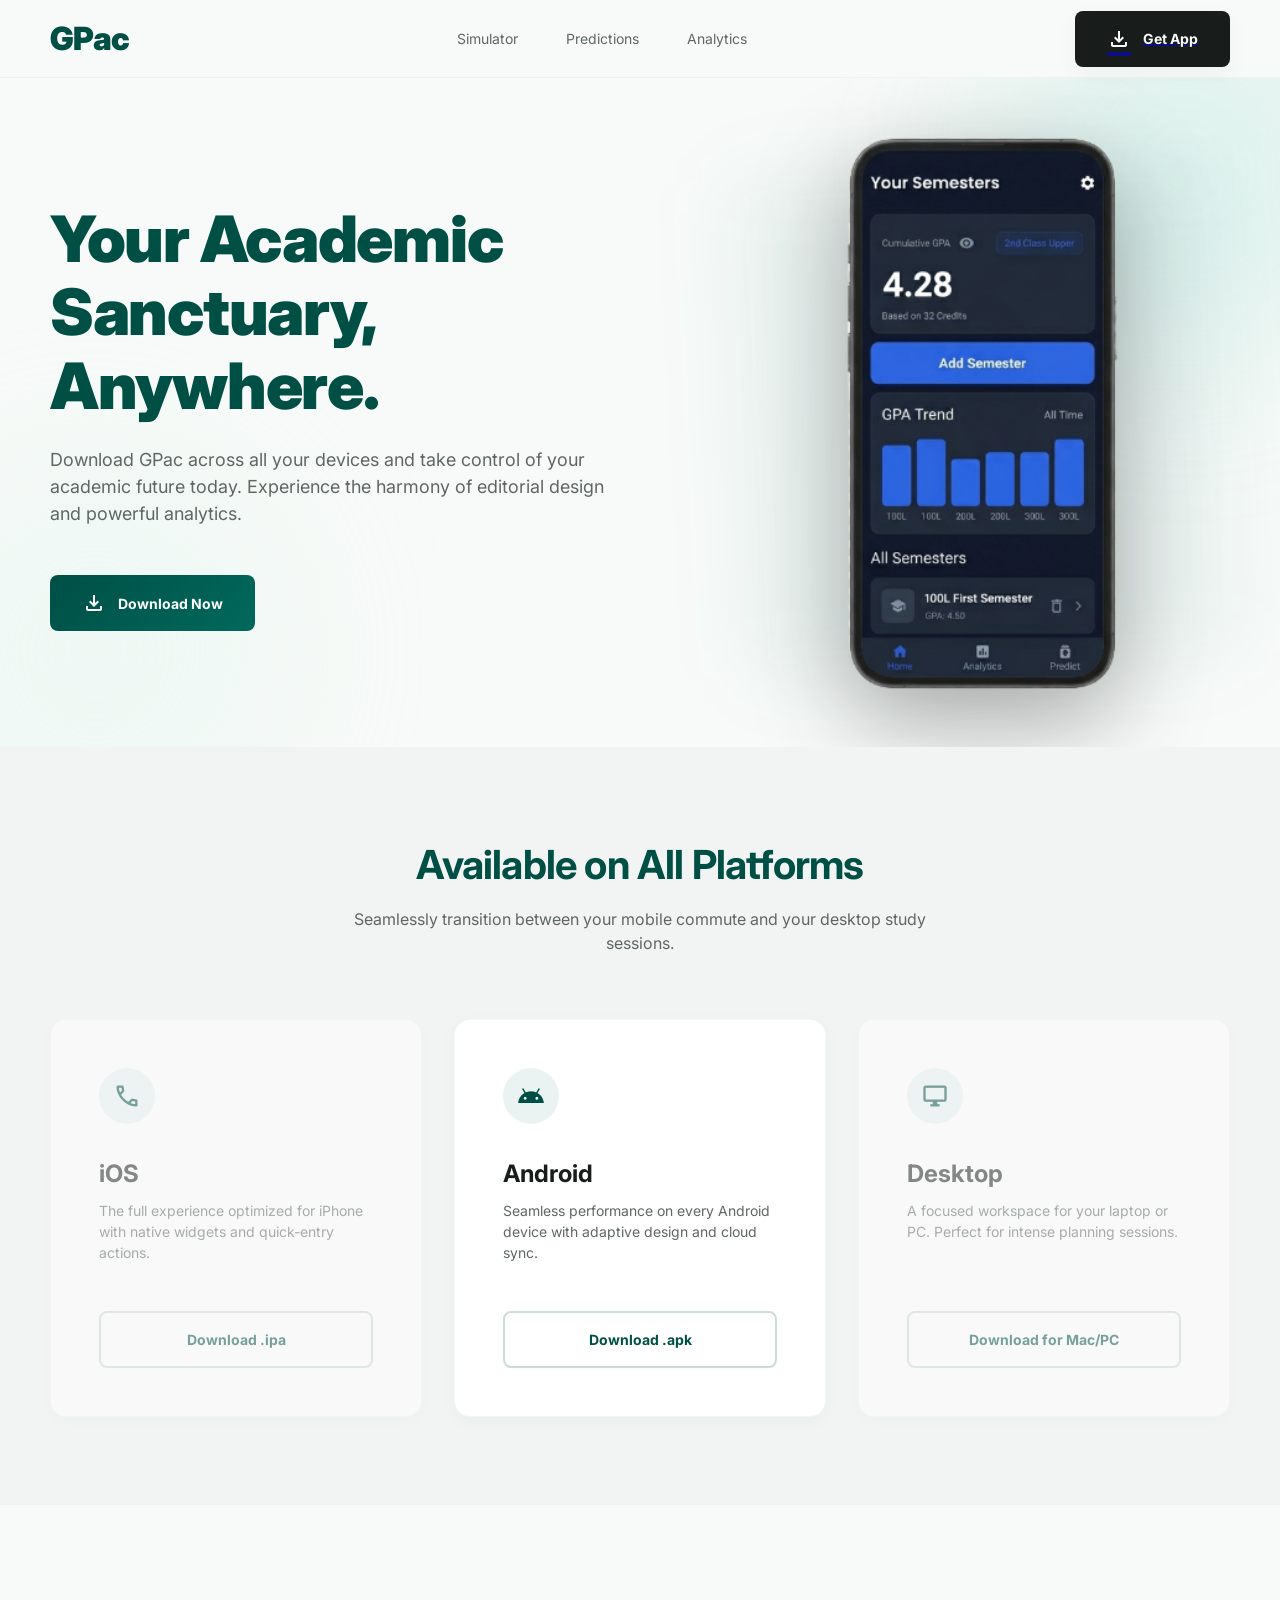
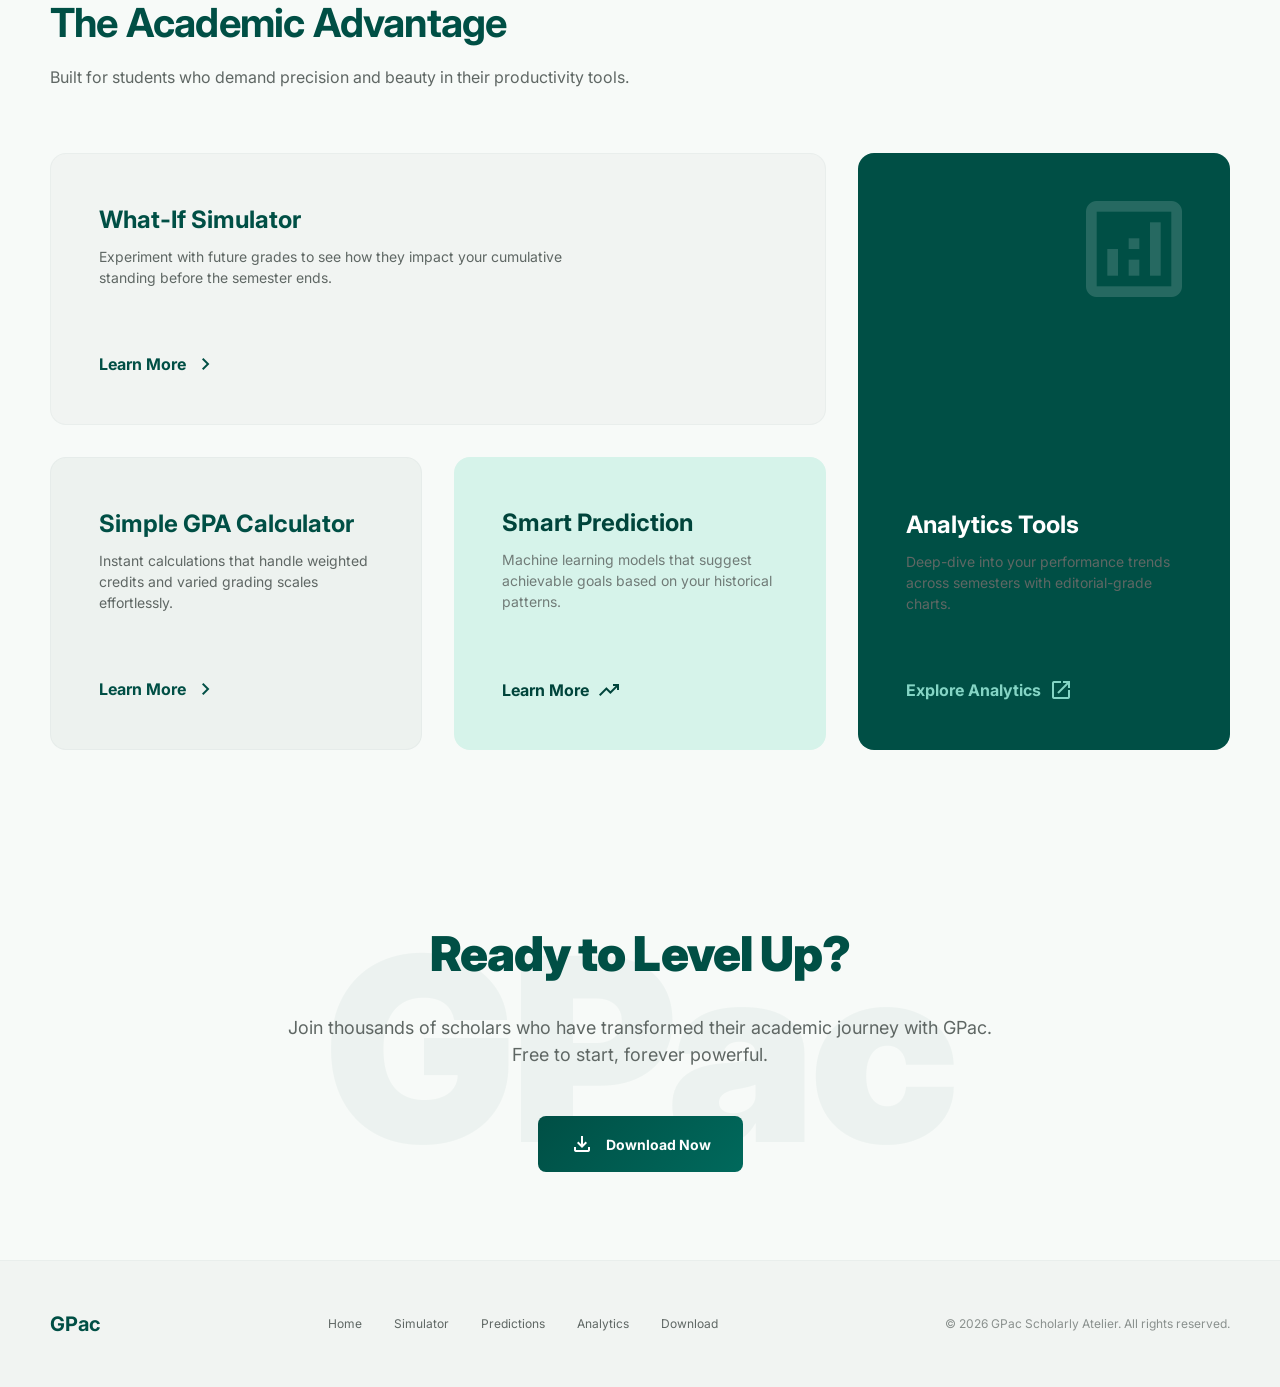
<file: index.html>
<!DOCTYPE html>
<html lang="en">

<head>
    <meta charset="utf-8" />
    <meta content="width=device-width, initial-scale=1.0" name="viewport" />
    <title>Download GPac | Your Academic Sanctuary</title>

    <!-- External Google Fonts -->
    <link href="https://fonts.googleapis.com/css2?family=Inter:wght@100..900&display=swap" rel="stylesheet" />
    <link href="https://fonts.googleapis.com/css2?family=Material+Symbols+Outlined:wght,FILL@100..700,0..1&display=swap"
        rel="stylesheet" />

    <!-- Stylesheets -->
    <link rel="stylesheet" href="./styles/global.css" />
    <link rel="stylesheet" href="./styles/style.css" />

    <style>
        .material-symbols-outlined {
            font-variation-settings: 'FILL' 0, 'wght' 400, 'GRAD' 0, 'opsz' 24;
        }
    </style>
</head>

<body>

    <!-- Top Navigation Bar -->
    <gpac-header active=""></gpac-header>

    <main>
        <!-- Hero Section -->
        <section class="hero-section">
            <div class="hero-container container">
                <div class="hero-content">
                    <h1 class="hero-title">
                        Your Academic Sanctuary, Anywhere.
                    </h1>
                    <p class="hero-desc">
                        Download GPac across all your devices and take control of your academic future today. Experience
                        the harmony of editorial design and powerful analytics.
                    </p>
                    <div class="hero-actions">
                       <a href="download.html">
                            <button class="btn btn-primary">
                                <span class="material-symbols-outlined">download</span>
                                Download Now
                            </button>
                        </a>
                    </div>
                </div>

                <div class="hero-media">
                    <div class="hero-bg-blur"></div>
                    <img class="hero-image"
                        alt="Smartphone and laptop mockup presenting the GPac editorial data interface"
                        src="./images/phone_mockup.png" />
                </div>
            </div>

            <!-- Atmospheric Blur Details -->
            <div class="glow-spot glow-top-right"></div>
            <div class="glow-spot glow-bottom-left"></div>
        </section>

        <!-- Platform Grid Section -->
        <section class="platforms-section">
            <div class="container">
                <div class="section-header">
                    <h2 class="section-title">Available on All Platforms</h2>
                    <p class="section-subtitle">Seamlessly transition between your mobile commute and your desktop study
                        sessions.</p>
                </div>

                <div class="platforms-grid">
                    <!-- iOS Card -->
                    <article class="platform-card disabled">
                        <div class="card-icon-container">
                            <span class="material-symbols-outlined">phone</span>
                        </div>
                        <h3 class="card-title">iOS</h3>
                        <p class="card-desc">The full experience optimized for iPhone with native widgets and
                            quick-entry actions.</p>
                        <a href="download.html#platforms" class="btn btn-outline card-btn">Download .ipa</a>
                    </article>

                    <!-- Android Card -->
                    <article class="platform-card">
                        <div class="card-icon-container">
                            <span class="material-symbols-outlined">android</span>
                        </div>
                        <h3 class="card-title">Android</h3>
                        <p class="card-desc">Seamless performance on every Android device with adaptive design and cloud
                            sync.</p>
                        <a href="download.html#platforms" class="btn btn-outline card-btn">Download .apk</a>
                    </article>

                    <!-- Desktop Card -->
                    <article class="platform-card disabled">
                        <div class="card-icon-container">
                            <span class="material-symbols-outlined">desktop_windows</span>
                        </div>
                        <h3 class="card-title">Desktop</h3>
                        <p class="card-desc">A focused workspace for your laptop or PC. Perfect for intense planning
                            sessions.</p>
                        <a href="download.html#platforms" class="btn btn-outline card-btn">Download for Mac/PC</a>
                    </article>
                </div>
            </div>
        </section>

        <!-- Feature Bento Grid Section -->
        <section class="bento-section">
            <div class="container">
                <div class="bento-header">
                    <div>
                        <h2 class="section-title">The Academic Advantage</h2>
                        <p class="section-subtitle">Built for students who demand precision and beauty in their
                            productivity tools.</p>
                    </div>
                </div>

                <div class="bento-grid">
                    <!-- What-If Simulator Card -->
                    <div class="bento-card card-simulator">
                        <div>
                            <h4>What-If Simulator</h4>
                            <p class="card-desc">Experiment with future grades to see how they impact your cumulative
                                standing before the semester ends.</p>
                        </div>
                        <a class="bento-link" href="simulator.html">
                            Learn More <span class="material-symbols-outlined">chevron_right</span>
                        </a>
                    </div>

                    <!-- Analytics Tools Card -->
                    <div class="bento-card card-analytics">
                        <div class="card-analytics-icon">
                            <span class="material-symbols-outlined">analytics</span>
                        </div>
                        <div>
                            <h4>Analytics Tools</h4>
                            <p class="card-desc">Deep-dive into your performance trends across semesters with
                                editorial-grade charts.</p>
                        </div>
                        <a class="bento-link" href="analytics.html">
                            Explore Analytics <span class="material-symbols-outlined">open_in_new</span>
                        </a>
                    </div>

                    <!-- GPA Calculator Card -->
                    <div class="bento-card card-gpa">
                        <div>
                            <h4>Simple GPA Calculator</h4>
                            <p class="card-desc">Instant calculations that handle weighted credits and varied grading
                                scales effortlessly.</p>
                        </div>
                        <a class="bento-link" href="gpa-calculator.html">
                            Learn More <span class="material-symbols-outlined">chevron_right</span>
                        </a>
                    </div>

                    <!-- Smart Prediction Card -->
                    <div class="bento-card card-prediction">
                        <div>
                            <h4>Smart Prediction</h4>
                            <p class="card-desc">Machine learning models that suggest achievable goals based on your
                                historical patterns.</p>
                        </div>
                        <a class="bento-link" href="predictions.html">
                            Learn More <span class="material-symbols-outlined">trending_up</span>
                        </a>
                    </div>
                </div>
            </div>
        </section>

        <!-- Final Call to Action -->
        <section class="cta-section">
            <div class="cta-content container">
                <h2 class="cta-title">Ready to Level Up?</h2>
                <p class="cta-desc">
                    Join thousands of scholars who have transformed their academic journey with GPac. Free to start,
                    forever powerful.
                </p>
                <a href="download.html">
                    <button class="btn btn-primary">
                        <span class="material-symbols-outlined">download</span>
                        Download Now
                    </button>
                </a>
            </div>
            <!-- Giant Brand Watermark -->
            <div class="cta-watermark">GPac</div>
        </section>
    </main>

    <gpac-footer></gpac-footer>

    <!-- Footer -->
    <script src="footer.js" defer></script>
    <script src="header.js"></script>
    <script src="analytics-tracker.js" defer></script>
    <script src="scrollAnim.js"></script>
</body>

</html>
</file>
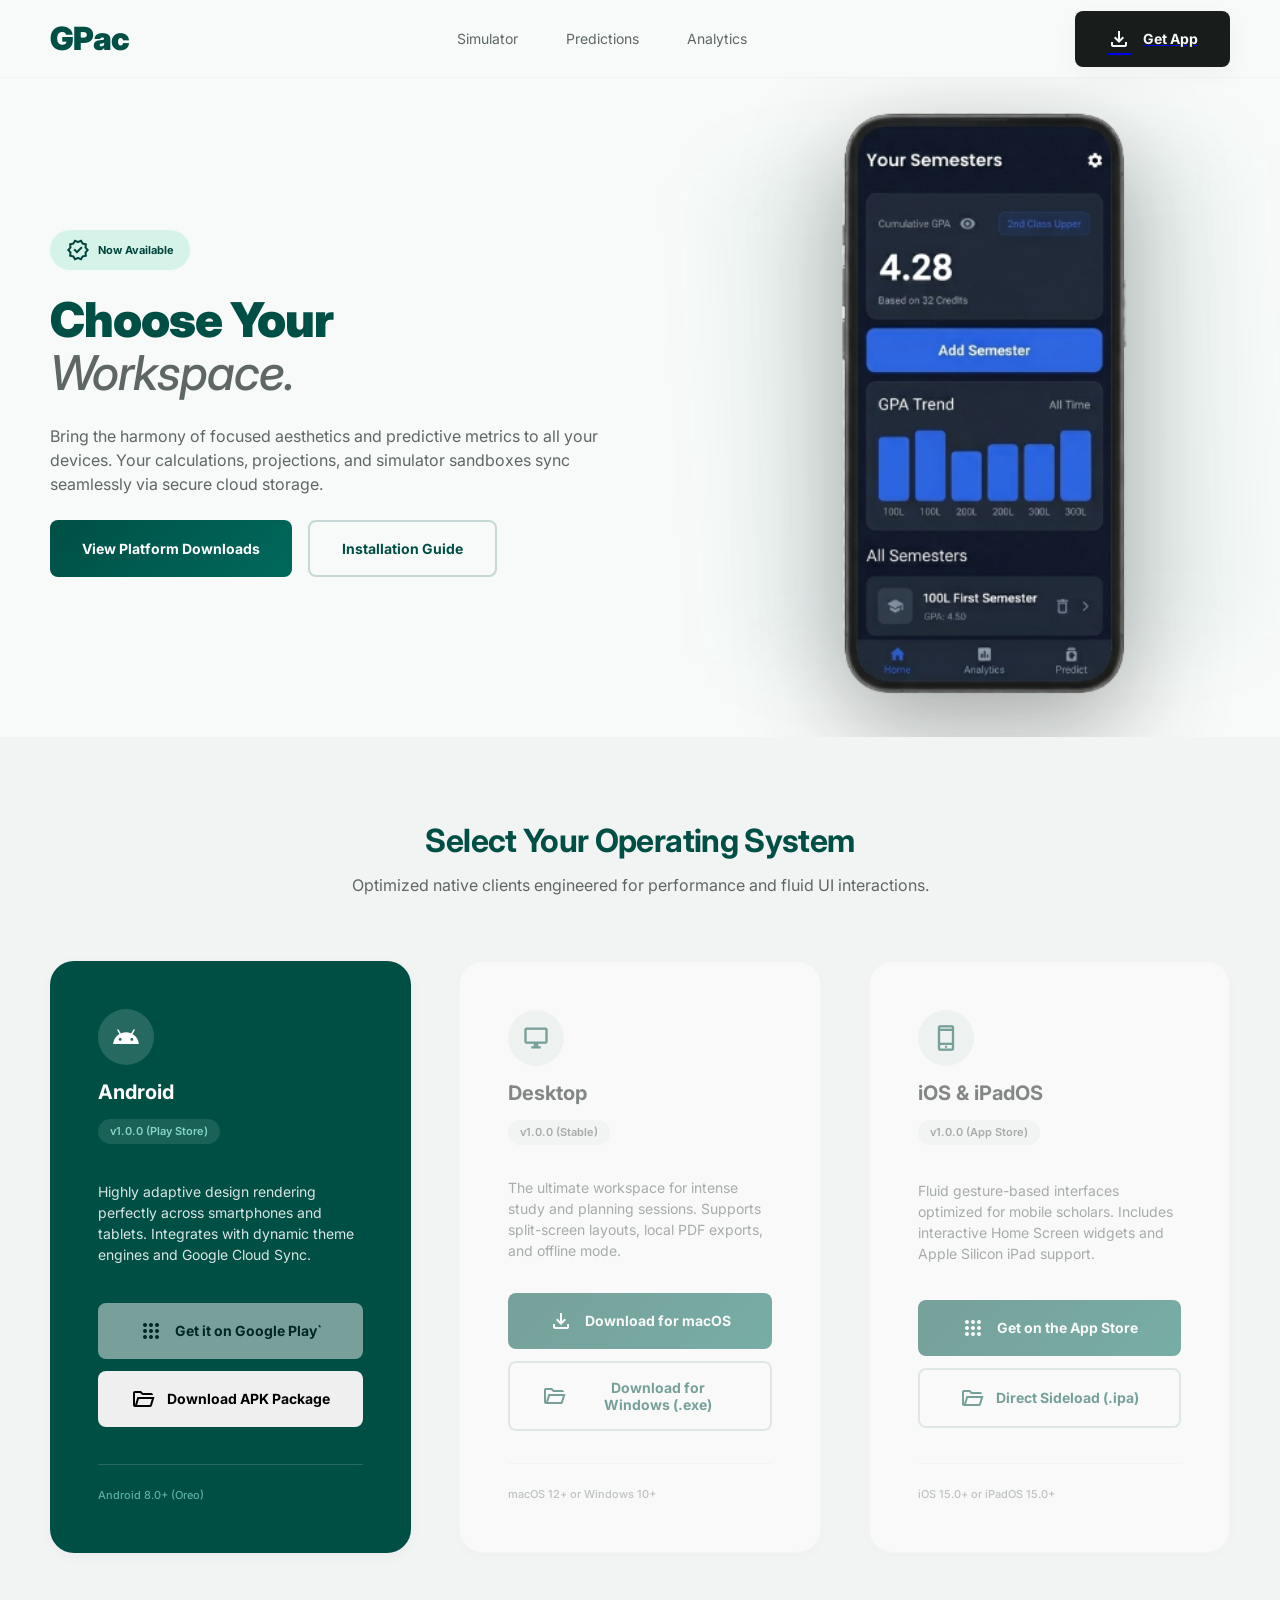
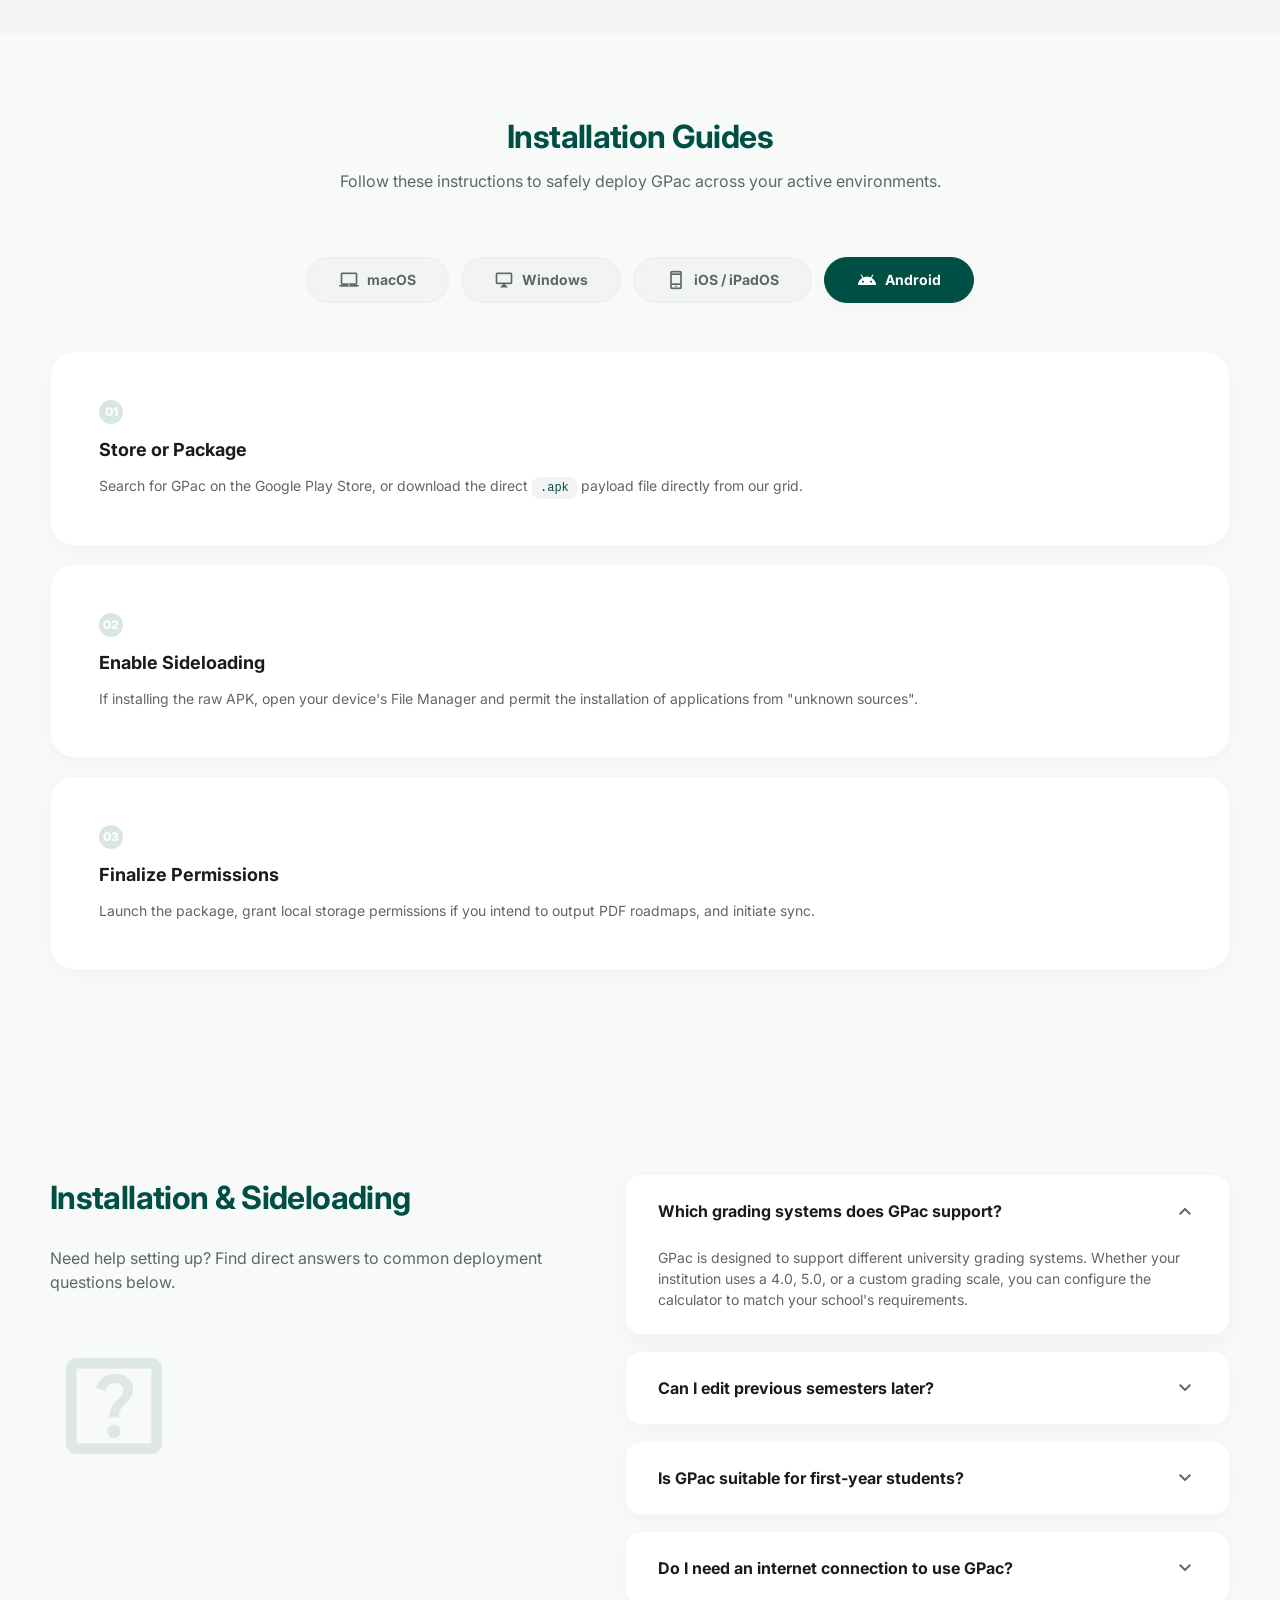
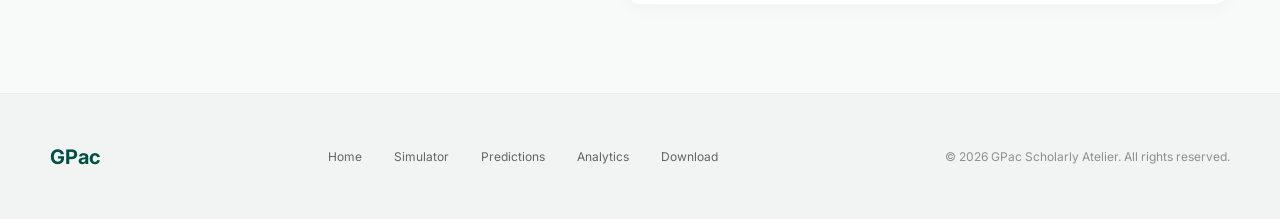
<file: download.html>
<!DOCTYPE html>
<html lang="en">

<head>
    <meta charset="utf-8" />
    <meta content="width=device-width, initial-scale=1.0" name="viewport" />
    <title>Download GPac | Your Academic Sanctuary</title>

    <!-- Google Fonts & Icons -->
    <link href="https://fonts.googleapis.com/css2?family=Inter:wght@100..900&display=swap" rel="stylesheet" />
    <link href="https://fonts.googleapis.com/css2?family=Material+Symbols+Outlined:wght,FILL@100..700,0..1&display=swap"
        rel="stylesheet" />

    <!-- Stylesheets -->
    <link rel="stylesheet" href="./styles/global.css" />
    <link rel="stylesheet" href="./styles/download.css" />

    <style>
        .material-symbols-outlined {
            font-variation-settings: 'FILL' 0, 'wght' 400, 'GRAD' 0, 'opsz' 24;
        }
    </style>
</head>

<body>

    <gpac-header></gpac-header>

    <main>
        <!-- Hero Section -->
        <section class="hero-section">
            <div class="container hero-grid">
                <!-- Left: Headline and Description -->
                <div class="hero-content">
                    <span class="badge-pill">
                        <span class="material-symbols-outlined">new_releases</span>
                        Now Available</span>
                    <h1 class="hero-title">
                        Choose Your <br /><span class="title-accent">Workspace.</span>
                    </h1>
                    <p class="hero-desc">
                        Bring the harmony of focused aesthetics and predictive metrics to all your devices. Your
                        calculations, projections, and simulator sandboxes sync seamlessly via secure cloud storage.
                    </p>
                    <div class="hero-actions">
                        <!-- 1. Added id="primary-download-btn" for dynamic targeting -->
                        <a href="#platforms" id="primary-download-btn" class="btn btn-primary btn-lg">View Platform
                            Downloads</a>
                        <a href="#guide" class="btn btn-outline btn-lg">Installation Guide</a>
                    </div>

                    <!-- 2. ADDED: Native Trust Disclaimer (Hidden by default, shown only on Android) -->
                    <div id="android-trust-disclaimer"
                        style="display: none; margin-top: 20px; font-size: 12px; line-height: 1.6; opacity: 0.95;">
                        <p style="color: var(--on-surface-variant); margin: 0 0 6px 0; display: flex; align-items: center;">
                            🛡️ <a href="https://www.virustotal.com/gui/file/6a4c7518dd04f779931965ad/detection"
                                target="_blank"
                                style="color: var(--primary); text-decoration: underline; font-weight: 600; margin-left: 6px;">
                                Verified 100% clean by VirusTotal (0/70 Detections)
                            </a>
                        </p>
                        <p style="color: #718096; margin: 0; font-size: 11px;">
                            <em>Note: Android Chrome will show a standard "File may be harmful" warning. This is normal.
                                Tap <strong>"Download anyway"</strong> to proceed safely.</em>
                        </p>
                    </div>
                </div>

                <!-- Right: High-Fidelity Device Stack Representation -->
                <div class="hero-media">
                    <div class="hero-bg-blur"></div>
                    <img class="hero-image"
                        alt="Smartphone and laptop mockup presenting the GPac editorial data interface"
                        src="./images/phone_mockup.png" />
                </div>
            </div>
        </section>

        <!-- Platform Grid Section -->
        <section class="platforms-section" id="platforms">
            <div class="container">
                <div class="section-header">
                    <h2 class="section-title">Select Your Operating System</h2>
                    <p class="section-subtitle">Optimized native clients engineered for performance and fluid UI
                        interactions.</p>
                </div>

                <div class="platforms-grid">

                    <!-- Android App -->
                    <article class="platform-card card-featured">
                        <div class="card-top">
                            <div class="icon-container">
                                <span class="material-symbols-outlined">android</span>
                            </div>
                            <h3 class="card-title">Android</h3>
                            <span class="card-version">v1.0.0 (Play Store)</span>
                        </div>
                        <p class="card-desc">Highly adaptive design rendering perfectly across smartphones and tablets.
                            Integrates with dynamic theme engines and Google Cloud Sync.</p>
                        <div class="card-actions">
                            <a href="#" target="_blank" class="disabled">
                                <button class="btn btn-link-white card-btn ">
                                    <span class="material-symbols-outlined">apps</span>
                                    Get it on Google Play`
                                </button>
                            </a>
                            <a href="./files/GPAc.apk">
                                <button class="btn btn-link-white card-btn">
                                    <span class="material-symbols-outlined">folder_open</span>
                                    Download APK Package
                                </button>
                            </a>
                        </div>
                        <div class="card-footer">
                            <span class="requirement-tag">Android 8.0+ (Oreo)</span>
                        </div>
                    </article>

                    <!-- Desktop Client -->
                    <article class="platform-card disabled">
                        <div class="card-top">
                            <div class="icon-container">
                                <span class="material-symbols-outlined">desktop_windows</span>
                            </div>
                            <h3 class="card-title">Desktop</h3>
                            <span class="card-version">v1.0.0 (Stable)</span>
                        </div>
                        <p class="card-desc">The ultimate workspace for intense study and planning sessions. Supports
                            split-screen layouts, local PDF exports, and offline mode.</p>
                        <div class="card-actions">
                            <button class="btn btn-primary card-btn">
                                <span class="material-symbols-outlined">download</span>
                                Download for macOS
                            </button>
                            <button class="btn btn-outline card-btn">
                                <span class="material-symbols-outlined">folder_open</span>
                                Download for Windows (.exe)
                            </button>
                        </div>
                        <div class="card-footer">
                            <span class="requirement-tag">macOS 12+ or Windows 10+</span>
                        </div>
                    </article>

                    <!-- iOS App -->
                    <article class="platform-card disabled">
                        <div class="card-top">
                            <div class="icon-container">
                                <span class="material-symbols-outlined">phone_iphone</span>
                            </div>
                            <h3 class="card-title">iOS & iPadOS</h3>
                            <span class="card-version">v1.0.0 (App Store)</span>
                        </div>
                        <p class="card-desc">Fluid gesture-based interfaces optimized for mobile scholars. Includes
                            interactive Home Screen widgets and Apple Silicon iPad support.</p>
                        <div class="card-actions">
                            <button class="btn btn-primary card-btn">
                                <span class="material-symbols-outlined">apps</span>
                                Get on the App Store
                            </button>
                            <button class="btn btn-outline card-btn">
                                <span class="material-symbols-outlined">folder_open</span>
                                Direct Sideload (.ipa)
                            </button>
                        </div>
                        <div class="card-footer">
                            <span class="requirement-tag">iOS 15.0+ or iPadOS 15.0+</span>
                        </div>
                    </article>
                </div>
            </div>
        </section>

        <!-- Interactive Installation Guide Section -->
        <section class="install-guide-section" id="guide">
            <div class="container">
                <div class="section-header">
                    <h2 class="section-title">Installation Guides</h2>
                    <p class="section-subtitle">Follow these instructions to safely deploy GPac across your active
                        environments.</p>
                </div>

                <!-- Platform Tabs -->
                <div class="tab-navbar">
                    <button class="tab-btn " onclick="switchInstallTab(event, 'tab-macos')">
                        <span class="material-symbols-outlined">laptop_mac</span> macOS
                    </button>
                    <button class="tab-btn" onclick="switchInstallTab(event, 'tab-windows')">
                        <span class="material-symbols-outlined">desktop_windows</span> Windows
                    </button>
                    <button class="tab-btn" onclick="switchInstallTab(event, 'tab-ios')">
                        <span class="material-symbols-outlined">phone_iphone</span> iOS / iPadOS
                    </button>
                    <button class="tab-btn active" onclick="switchInstallTab(event, 'tab-android')">
                        <span class="material-symbols-outlined">android</span> Android
                    </button>
                </div>

                <!-- Tab Contents -->
                <div class="tab-viewport">

                    <!-- macOS Tab -->
                    <div id="tab-macos" class="tab-panel ">
                        <div class="step-list">
                            <div class="step-card">
                                <div class="step-number">01</div>
                                <h4 class="step-title">Download the Installer</h4>
                                <p class="step-desc">Click the direct download button for macOS in the platform grid to
                                    retrieve the official <code>.dmg</code> package.</p>
                            </div>
                            <div class="step-card">
                                <div class="step-number">02</div>
                                <h4 class="step-title">Deploy to Applications</h4>
                                <p class="step-desc">Double-click the downloaded <code>.dmg</code> file, then drag the
                                    GPac icon directly into your <code>Applications</code> folder.</p>
                            </div>
                            <div class="step-card">
                                <div class="step-number">03</div>
                                <h4 class="step-title">Initialize and Trust</h4>
                                <p class="step-desc">Open Launchpad, select GPac, and authenticate. If prompted by
                                    Gatekeeper, allow the launch in your System Settings under Privacy & Security.</p>
                            </div>
                        </div>
                    </div>

                    <!-- Windows Tab -->
                    <div id="tab-windows" class="tab-panel">
                        <div class="step-list">
                            <div class="step-card">
                                <div class="step-number">01</div>
                                <h4 class="step-title">Retrieve Installer</h4>
                                <p class="step-desc">Select the Windows download link to save the installer executable
                                    (<code>.exe</code>) to your desktop directory.</p>
                            </div>
                            <div class="step-card">
                                <div class="step-number">02</div>
                                <h4 class="step-title">Run Setup Wizard</h4>
                                <p class="step-desc">Run the <code>gpac-setup.exe</code> file. Accept the terms and
                                    follow the system wizard to configure local file locations.</p>
                            </div>
                            <div class="step-card">
                                <div class="step-number">03</div>
                                <h4 class="step-title">Configure Sync</h4>
                                <p class="step-desc">Open the application, set up your desktop shortcut, and sign in to
                                    connect your active workspace databases.</p>
                            </div>
                        </div>
                    </div>

                    <!-- iOS Tab -->
                    <div id="tab-ios" class="tab-panel">
                        <div class="step-list">
                            <div class="step-card">
                                <div class="step-number">01</div>
                                <h4 class="step-title">Store Installation</h4>
                                <p class="step-desc">Navigate directly to our official App Store product page to install
                                    GPac with a single tap, OR:</p>
                            </div>
                            <div class="step-card">
                                <div class="step-number">02</div>
                                <h4 class="step-title">Manual Sideload</h4>
                                <p class="step-desc">Download the signed <code>.ipa</code> package and deploy it via
                                    trusted sideloading tools like AltStore or Sideloadly using your computer.</p>
                            </div>
                            <div class="step-card">
                                <div class="step-number">03</div>
                                <h4 class="step-title">Trust Profile</h4>
                                <p class="step-desc">If sideloading, navigate to
                                    <code>Settings > General > VPN & Device Management</code> on your iOS device, and
                                    trust your Apple ID profile.
                                </p>
                            </div>
                        </div>
                    </div>

                    <!-- Android Tab -->
                    <div id="tab-android" class="tab-panel active">
                        <div class="step-list">
                            <div class="step-card">
                                <div class="step-number">01</div>
                                <h4 class="step-title">Store or Package</h4>
                                <p class="step-desc">Search for GPac on the Google Play Store, or download the direct
                                    <code>.apk</code> payload file directly from our grid.
                                </p>
                            </div>
                            <div class="step-card">
                                <div class="step-number">02</div>
                                <h4 class="step-title">Enable Sideloading</h4>
                                <p class="step-desc">If installing the raw APK, open your device's File Manager and
                                    permit the installation of applications from "unknown sources".</p>
                            </div>
                            <div class="step-card">
                                <div class="step-number">03</div>
                                <h4 class="step-title">Finalize Permissions</h4>
                                <p class="step-desc">Launch the package, grant local storage permissions if you intend
                                    to output PDF roadmaps, and initiate sync.</p>
                            </div>
                        </div>
                    </div>

                </div>
            </div>
        </section>



        <!-- Sideloading & FAQ Guide Section -->
        <section class="guide-section" id="faq">
            <div class="container guide-grid">
                <!-- Left: Guide Heading -->
                <div class="guide-header">
                    <h2 class="section-title">Installation & Sideloading</h2>
                    <p class="section-subtitle">Need help setting up? Find direct answers to common deployment questions
                        below.</p>
                    <div class="guide-illustration">
                        <span class="material-symbols-outlined decoration-icon">help_center</span>
                    </div>
                </div>

                <!-- Right: HTML5 Accessible FAQ Accordions -->
                <div class="faq-accordion">

                    <details class="faq-item" open>

                        <summary class="faq-trigger">
                            <span class="faq-title">
                                Which grading systems does GPac support?
                            </span>
                            <span class="material-symbols-outlined faq-arrow">
                                expand_more
                            </span>
                        </summary>

                        <div class="faq-content">
                            <p>
                                GPac is designed to support different university grading systems. Whether your
                                institution uses a 4.0, 5.0, or a custom grading scale, you can configure the calculator
                                to match your school's requirements.
                            </p>
                        </div>

                    </details>

                    <details class="faq-item">

                        <summary class="faq-trigger">
                            <span class="faq-title">
                                Can I edit previous semesters later?
                            </span>
                            <span class="material-symbols-outlined faq-arrow">
                                expand_more
                            </span>
                        </summary>

                        <div class="faq-content">
                            <p>
                                Yes. Your academic record isn't locked after you create it. You can revisit previous
                                semesters, update grades or course information, and GPac will automatically recalculate
                                your cumulative GPA.
                            </p>
                        </div>

                    </details>

                    <details class="faq-item">

                        <summary class="faq-trigger">
                            <span class="faq-title">
                                Is GPac suitable for first-year students?
                            </span>
                            <span class="material-symbols-outlined faq-arrow">
                                expand_more
                            </span>
                        </summary>

                        <div class="faq-content">
                            <p>
                                Absolutely. Whether you're calculating your first semester GPA or tracking your progress
                                toward graduation, GPac is designed to grow with your academic journey.
                            </p>
                        </div>

                    </details>

                    <details class="faq-item">

                        <summary class="faq-trigger">
                            <span class="faq-title">
                                Do I need an internet connection to use GPac?
                            </span>
                            <span class="material-symbols-outlined faq-arrow">
                                expand_more
                            </span>
                        </summary>

                        <div class="faq-content">
                            <p>
                                Most of GPac's core features, including GPA calculation, prediction, and analytics, are
                                designed to work locally on your device. Some future features may require an internet
                                connection.
                            </p>
                        </div>

                    </details>

                </div>
            </div>
        </section>
    </main>

    <!-- dynamic Sideloading Guide Modal (Hidden by default) -->
    <div id="installation-modal" class="modal-overlay" style="display: none;">
        <div class="modal-card">
            <div class="modal-header">
                <span class="material-symbols-outlined modal-icon">help_center</span>
                <h2>How to Install GPAc</h2>
            </div>
            <div class="modal-body">
                <p class="modal-subheader">Your download has started! Since this is a direct APK installation, please
                    follow these quick steps:</p>

                <div class="step-list">
                    <div class="step-item">
                        <span class="step-number">1</span>
                        <div class="step-text">
                            <strong>Allow Download:</strong> Google Chrome will say <em>"File may be harmful"</em>. Do not worry, this is a safe download. Tap
                            <strong>"Download anyway"</strong>
                        </div>
                    </div>
                    <div class="step-item">
                        <span class="step-number">2</span>
                        <div class="step-text">
                            <strong>Allow Source:</strong> Open the finished file. If Android prompts you, tap
                            "Settings" and toggle on <strong>"Allow from this source"</strong>.
                        </div>
                    </div>
                    <div class="step-item">
                        <span class="step-number">3</span>
                        <div class="step-text">
                            <strong>Bypass Play Protect:</strong> On the "Blocked by Play Protect" screen, tap the small
                            <strong>"More Details" dropdown arrow</strong> and choose <strong>"Install anyway", Enjoy!</strong>
                        </div>
                    </div>
                </div>
            </div>
            <div class="modal-actions">
                <button id="close-modal-btn" class="btn-close">Got It, Thanks!</button>
            </div>
        </div>
    </div>
    <!-- Footer -->
    <gpac-footer></gpac-footer>

    <!-- Footer -->
    <script src="footer.js" defer></script>
    <script src="header.js"></script>
    <script src="analytics-tracker.js" defer></script>
    <script src="scrollAnim.js"></script>


    <script>
        document.addEventListener("DOMContentLoaded", () => {
            const downloadBtn = document.getElementById("primary-download-btn");
            const trustDisclaimer = document.getElementById("android-trust-disclaimer");
            const modal = document.getElementById("installation-modal");
            const closeModalBtn = document.getElementById("close-modal-btn");

            // 1. Detect if the visitor is opening the site on an Android device [1, 2]
            const isAndroid = /Android/i.test(navigator.userAgent);

            if (isAndroid && downloadBtn) {
                // Point the button directly to your stable, hosted Render APK [1]
                // downloadBtn.href = "#";
                downloadBtn.href = "./files/GPAc.apk";
                downloadBtn.innerHTML = "Download APK (23.7 MB)";

                if (trustDisclaimer) {
                    trustDisclaimer.style.display = "block";
                }

                // 2. Intercept the click to show your custom instructions and download simultaneously [1]
                downloadBtn.addEventListener("click", (e) => {
                    e.preventDefault(); // Stop standard redirect to let us manage it [1]

                    // Open your custom instruction modal
                    if (modal) {
                        modal.style.display = "flex";
                    }

                    // Trigger the browser's native file download programmatically in the background [1]
                    setTimeout(() => {
                        const link = document.createElement("a");
                        link.href = downloadBtn.href;
                        link.download = "";
                        document.body.appendChild(link);
                        link.click();
                        document.body.removeChild(link);
                    }, 300); // 300ms delay ensures the UI modal animates smoothly first
                });
            }

            // 3. Modal close handler
            if (closeModalBtn && modal) {
                closeModalBtn.addEventListener("click", () => {
                    modal.style.display = "none";
                });
            }

            // 5. Tab Switching Logic for Installation Guide
            function switchInstallTab(event, tabId) {
                // Remove active class from all buttons
                const tabBtns = document.querySelectorAll('.tab-btn');
                tabBtns.forEach(btn => btn.classList.remove('active'));

                // Remove active class from all panels
                const tabPanels = document.querySelectorAll('.tab-panel');
                tabPanels.forEach(panel => panel.classList.remove('active'));

                // Add active class to clicked button and targeted panel
                event.currentTarget.classList.add('active');
                document.getElementById(tabId).classList.add('active');
            }
        });
    </script>
</body>

</html>
</file>
<file: styles/global.css>
:root {
    /* =======================================================
     COLORS
  ======================================================= */

    /* Brand */
    --primary: #004f45;
    --primary-container: #00695c;
    --primary-fixed-dim: #84d5c5;
    --on-primary: #ffffff;

    /* Surfaces */
    --surface: #f7faf8;
    --surface-container-low: #f1f4f2;
    --surface-container-lowest: #ffffff;
    --surface-bright: #f7faf8;
    --surface-container-highest: #edf2ef;

    /* Text */
    --on-surface: #181c1b;
    --on-surface-variant: #5f6764;

    /* Outline */
    --outline: rgba(190, 201, 197, 0.20);
    --outline-ghost: rgba(190, 201, 197, 0.15);

    /* Secondary */
    --secondary-container: #d6f3ea;
    --on-secondary-container: #00443b;

    /* States */
    --success: #2e7d32;
    --warning: #f59e0b;
    --error: #d32f2f;

    /* =======================================================
     GRADIENTS
  ======================================================= */

    --gradient-primary: linear-gradient(135deg,
            #004f45,
            #00695c);

    --gradient-subtle: linear-gradient(180deg,
            #ffffff,
            #f7faf8);

    /* =======================================================
     TYPOGRAPHY
  ======================================================= */

    --font-family: "Inter", sans-serif;

    /* Display */

    --display-lg: 4rem;
    --display-md: 3rem;
    --display-sm: 2.5rem;

    /* Headlines */

    --headline-lg: 2rem;
    --headline-md: 1.5rem;
    --headline-sm: 1.25rem;

    /* Titles */

    --title-lg: 1.125rem;
    --title-md: 1rem;
    --title-sm: .875rem;

    /* Body */

    --body-lg: 1rem;
    --body-md: .875rem;
    --body-sm: .75rem;

    /* Labels */

    --label-lg: .875rem;
    --label-md: .75rem;
    --label-sm: .6875rem;

    --letter-tight: -.02em;
    --letter-md: .03em;
    --line-height: 1.5;

    /* =======================================================
     SPACING
  ======================================================= */

    --space-1: .25rem;
    --space-2: .5rem;
    --space-3: .75rem;
    --space-4: 1rem;
    --space-5: 1.5rem;
    --space-6: 2rem;
    --space-8: 3rem;
    --space-10: 4rem;
    --space-12: 5rem;
    --space-16: 5.5rem;

    /* =======================================================
     BORDER RADIUS
  ======================================================= */

    --radius-sm: .5rem;
    --radius-md: .75rem;
    --radius-lg: 1rem;
    --radius-xl: 1.5rem;
    --radius-pill: 999px;

    /* =======================================================
     SHADOWS
  ======================================================= */

    --shadow-ambient:
        0 8px 24px rgba(24, 28, 27, .04);

    --shadow-soft:
        0 4px 16px rgba(24, 28, 27, .03);

    /* =======================================================
     GLASS
  ======================================================= */

    --glass-bg: rgba(247, 250, 248, .80);
    --glass-bg-light: rgba(255, 255, 255, .70);
    --glass-blur: blur(20px);

    /* =======================================================
     ANIMATION
  ======================================================= */

    --transition-fast: 180ms ease;
    --transition-normal: 300ms ease;
    --transition-slow: 500ms ease;

    /* =======================================================
     LAYOUT
  ======================================================= */

    --content-width: 1180px;
    --navbar-height: 78px;
}

/* ==========================================================
   RESET
========================================================== */

*,
*::before,
*::after {
    box-sizing: border-box;
    margin: 0;
    padding: 0%;
    text-decoration-style: none;
}

html {
    scroll-behavior: smooth;
}

body {
    margin: 0;
    background: var(--surface);
    color: var(--on-surface);
    font-family: var(--font-family);
    line-height: var(--line-height);
    -webkit-font-smoothing: antialiased;
    text-rendering: optimizeLegibility;
}

/* ==========================================================
   REUSABLE UTILITIES
========================================================== */

.container {
    width: min(100% - 3rem, var(--content-width));
    margin-inline: auto;
}

.glass {
    background: var(--glass-bg);
    backdrop-filter: var(--glass-blur);
    -webkit-backdrop-filter: var(--glass-blur);
}

.surface {
    background: var(--surface);
}

.surface-low {
    background: var(--surface-container-low);
}

.surface-card {
    background: var(--surface-container-lowest);
}

.gradient-primary {
    background: var(--gradient-primary);
}

.ghost-border {
    border: 1px solid var(--outline-ghost);
}

.shadow {
    box-shadow: var(--shadow-ambient);
}

/* ==========================================================
    Disabled State
============================================================= */

.disabled {
    opacity: 0.5;
    pointer-events: none;
}

/* ==========================================================
   REUSABLE NAVBAR STYLES
========================================================== */

.navbar {
    position: fixed;
    top: 0;
    left: 0;
    width: 100%;
    height: var(--navbar-height);
    z-index: 1000;
    border-bottom: 1px solid var(--outline-ghost);
    transition: box-shadow .25s ease;
}

.navbar.scrolled {
    box-shadow: var(--shadow-soft);
}

.navbar-container {
    height: 100%;
    display: flex;
    justify-content: space-between;
    align-items: center;
}

.navbar-brand {
    text-decoration: none;
    color: var(--primary);
    font-size: var(--headline-lg);
    font-weight: 900;
    letter-spacing: var(--letter-tight);
}

/* ===========================
   Navigation
=========================== */

.navbar-menu {
    display: flex;
    align-items: center;
    gap: var(--space-8);
}

.navbar-link {
    text-decoration: none;
    color: var(--on-surface-variant);
    font-size: var(--body-md);
    transition: .25s ease;
}

.navbar-link:hover,
.navbar-link.active {
    color: var(--primary);
    font-weight: 600;
}

/* ===========================
   Actions
=========================== */

.navbar-actions {
    display: flex;
    align-items: center;
    gap: var(--space-3);
}

.menu-toggle {
    display: none;
    border: none;
    background: transparent;
    cursor: pointer;
    color: var(--on-surface);
    padding: .4rem;
}

/* Mobile download button hidden by default */

.mobile-download-btn {
    display: none;
}

/* ==========================================================
   DESKTOP
========================================================== */

@media (min-width:768px){

    .desktop-download-btn{
        display:inline-flex;
    }

    .mobile-download-btn{
        display:none !important;
    }

}

/* ==========================================================
   MOBILE
========================================================== */

@media (max-width:767px){

    /* Hide desktop CTA */

    .desktop-download-btn{
        display:none;
    }

    /* Show hamburger */

    .menu-toggle{
        display:flex;
        align-items:center;
        justify-content:center;
    }

    /* Hide menu initially */

    .navbar-menu{
        position:absolute;
        top:calc(var(--navbar-height) + 10px);
        left:50%;
        width:calc(100% - 2rem);
        transform:translate(-50%,-20px);
        opacity:0;
        visibility:hidden;
        pointer-events:none;
        display:flex;
        flex-direction:column;
        align-items:stretch;
        padding:var(--space-6);
        gap:var(--space-2);
        border-radius:var(--radius-xl);
        background:rgba(255,255,255,.85);
        backdrop-filter:blur(22px);
        -webkit-backdrop-filter:blur(22px);
        border:1px solid var(--outline-ghost);
        box-shadow:0 18px 45px rgba(0,0,0,.08);
        transition:
            opacity .28s ease,
            transform .28s ease,
            visibility .28s ease;
    }

    /* Menu open */

    .navbar-menu.show{
        opacity:1;
        visibility:visible;
        pointer-events:auto;
        transform:translate(-50%,0);
    }

    .navbar-link{
        display:block;
        width:100%;
        padding:1rem;
        border-radius:var(--radius-md);
        transition:.2s;
    }

    .navbar-link:hover{
        background:var(--surface-container-low);
    }

    /* Mobile download button */

    .mobile-download-btn{
        display:flex;
        align-items:center;
        justify-content:center;
        gap:.5rem;
        width:100%;
        margin-top:var(--space-4);

    }

}


/* ==========================================================
   BUTTONS & GENERAL INTERACTION ELEMENTS
========================================================== */

.btn {
    display: inline-flex;
    align-items: center;
    justify-content: center;
    gap: var(--space-3);
    padding: var(--space-4) var(--space-6);
    border-radius: var(--radius-sm);
    font-weight: 700;
    font-size: var(--body-md);
    font-family: var(--font-family);
    cursor: pointer;
    border: none;
    text-decoration: none;
    transition: transform var(--transition-fast), opacity var(--transition-fast), background var(--transition-fast), color var(--transition-fast);
}

.btn:active {
    transform: scale(0.95);
}

.btn:hover {
    opacity: 0.8;
}

.btn-primary {
    background: var(--gradient-primary);
    color: var(--on-primary);
}

.btn-outline {
    background: transparent;
    color: var(--primary);
    border: 2px solid rgba(0, 79, 69, 0.2);
}

.btn-outline:hover {
    background: var(--primary);
    color: var(--on-primary);
}

.btn-dark {
    background: var(--on-surface);
    color: var(--surface);
    border-radius: var(--radius-sm);
    padding: var(--space-4) var(--space-6);
    box-shadow: var(--shadow-ambient);
}

.btn-dark:hover {
    opacity: 0.9;
}

/* App badge inner typography styling */
.btn-dark .btn-subtext {
    font-size: 0.625rem;
    text-transform: uppercase;
    letter-spacing: 0.15em;
    line-height: 1;
    opacity: 0.7;
}

.btn-dark .btn-maintext {
    font-size: var(--title-lg);
    line-height: 1;
    margin-top: 2px;
}

.btn-dark .text-wrapper {
    text-align: left;
}


/* ========================================================== 
   SCROLL ANIMATIONS
========================================================== */
.fade-init {
    opacity: 0;
    transform: translateY(2rem);
    transition: opacity var(--transition-slow), transform var(--transition-slow);
}

.fade-visible {
    opacity: 1;
    transform: translateY(0);
}


/* ==========================================================
   COMMON BASIC FOOTER
========================================================== */

.footer-basic {
    background: var(--surface-container-low);
    border-top: 1px solid var(--outline-ghost);
    padding-block: var(--space-8);
    width: 100%;
}

.footer-basic-container {
    display: flex;
    flex-direction: column;
    align-items: center;
    gap: var(--space-4);
    text-align: center;
}

@media (min-width: 768px) {
    .footer-basic-container {
        flex-direction: row;
        justify-content: space-between;
        text-align: left;
        gap: var(--space-6);
    }
}

.footer-basic-brand {
    font-size: var(--headline-sm);
    font-weight: 700;
    color: var(--primary);
}

.footer-basic-links {
    display: flex;
    flex-wrap: wrap;
    justify-content: center;
    gap: var(--space-6);
}

.footer-basic-links a {
    font-size: var(--body-sm);
    color: var(--on-surface-variant);
    text-decoration: none;
    transition: color var(--transition-fast);
}

.footer-basic-links a:hover {
    color: var(--primary);
    text-decoration: underline;
    text-decoration-color: rgba(0, 79, 69, 0.3);
}

.footer-basic-copy {
    font-size: var(--body-sm);
    color: var(--on-surface-variant);
    opacity: 0.7;
}
</file>
<file: styles/style.css>
/* ==========================================================
   MAIN LAYOUT & GENERAL SECTIONS
========================================================== */

main {
    margin-top: var(--navbar-height);
}

.section-header {
    text-align: center;
    max-width: 40rem;
    margin-inline: auto;
    margin-bottom: var(--space-10);
}

.section-title {
    font-size: var(--headline-lg);
    font-weight: 700;
    color: var(--primary);
    margin-bottom: var(--space-3);
    letter-spacing: var(--letter-tight);
}

@media (min-width: 768px) {
    .section-title {
        font-size: var(--display-sm);
    }
}

.section-subtitle {
    color: var(--on-surface-variant);
    font-size: var(--body-lg);
    line-height: var(--line-height);
}


/* ==========================================================
   HERO SECTION
========================================================== */

.hero-section {
    position: relative;
    overflow: hidden;
    background: var(--surface);
    padding-block: var(--space-12) var(--space-16);
}

@media (min-width: 1024px) {
    .hero-section {
        padding-block: var(--space-16) var(--space-12);
    }
}

.hero-container {
    display: grid;
    grid-template-columns: 1fr;
    gap: var(--space-10);
    align-items: center;
}

@media (min-width: 1024px) {
    .hero-container {
        grid-template-columns: 1.1fr 0.9fr;
        gap: var(--space-12);
    }
}

.hero-content {
    position: relative;
    z-index: 10;
}

.hero-title {
    font-size: var(--display-sm);
    font-weight: 900;
    color: var(--primary);
    letter-spacing: var(--letter-tight);
    line-height: 1.15;
    margin-bottom: var(--space-5);
}

@media (min-width: 768px) {
    .hero-title {
        font-size: var(--display-md);
    }
}

@media (min-width: 1024px) {
    .hero-title {
        font-size: var(--display-lg);
    }
}

.hero-desc {
    color: var(--on-surface-variant);
    font-size: var(--body-lg);
    line-height: var(--line-height);
    margin-bottom: var(--space-8);
    max-width: 36rem;
}

@media (min-width: 768px) {
    .hero-desc {
        font-size: var(--title-lg);
    }
}

.hero-actions {
    display: flex;
    flex-wrap: wrap;
    gap: var(--space-4);
}

.hero-media {
    position: relative;
    width: 100%;
}

.hero-bg-blur {
    position: absolute;
    inset: 0;
    background: rgba(0, 105, 92, 0.05);
    border-radius: var(--radius-xl);
    filter: blur(40px);
    transform: rotate(-3deg);
}

.hero-image {
    position: relative;
    z-index: 20;
    width: 100%;
    height: auto;
    max-height: 500px;
    object-fit: cover;
    scale: 1.6;
    filter: drop-shadow(0 20px 30px rgba(24, 28, 27, 0.37));
}

/* Background Atmosphere Glows */
.glow-spot {
    position: absolute;
    width: 24rem;
    height: 24rem;
    border-radius: var(--radius-pill);
    filter: blur(80px);
    z-index: 1;
    pointer-events: none;
}

.glow-top-right {
    top: -6rem;
    right: -6rem;
    background: rgba(132, 213, 197, 0.2);
}

.glow-bottom-left {
    bottom: -6rem;
    left: -6rem;
    background: rgba(214, 243, 234, 0.25);
}


/* ==========================================================
   PLATFORM CARDS SECTION
========================================================== */

.platforms-section {
    background: var(--surface-container-low);
    padding-block: var(--space-12);
}

@media (min-width: 1024px) {
    .platforms-section {
        padding-block: var(--space-16);
    }
}

.platforms-grid {
    display: grid;
    grid-template-columns: 1fr;
    gap: var(--space-6);
}

@media (min-width: 768px) {
    .platforms-grid {
        grid-template-columns: repeat(3, 1fr);
    }
}

.platform-card {
    background: var(--surface-container-lowest);
    padding: var(--space-8);
    border-radius: var(--radius-lg);
    border: 1px solid var(--outline-ghost);
    box-shadow: var(--shadow-soft);
    display: flex;
    flex-direction: column;
    align-items: flex-start;
    transition: transform var(--transition-fast), box-shadow var(--transition-fast);
}

.platform-card:hover {
    transform: translateY(-4px);
    box-shadow: var(--shadow-ambient);
}

.card-icon-container {
    width: 3.5rem;
    height: 3.5rem;
    background: rgba(0, 105, 92, 0.08);
    border-radius: var(--radius-pill);
    display: flex;
    align-items: center;
    justify-content: center;
    margin-bottom: var(--space-6);
    color: var(--primary);
}

.card-icon-container span {
    font-size: 1.75rem;
}

.card-title {
    font-size: var(--headline-md);
    font-weight: 700;
    color: var(--on-surface);
    margin-bottom: var(--space-2);
}

.card-desc {
    color: var(--on-surface-variant);
    font-size: var(--body-md);
    line-height: var(--line-height);
    margin-bottom: var(--space-8);
}

.card-btn {
    width: 100%;
    margin-top: auto;
}


/* ==========================================================
   BENTO FEATURE GRID SECTION
========================================================== */

.bento-section {
    padding-block: var(--space-12);
    background: var(--surface);
}

@media (min-width: 1024px) {
    .bento-section {
        padding-block: var(--space-16);
    }
}

.bento-header {
    display: flex;
    flex-direction: column;
    justify-content: space-between;
    align-items: flex-start;
    gap: var(--space-4);
    margin-bottom: var(--space-10);
}

@media (min-width: 768px) {
    .bento-header {
        flex-direction: row;
        align-items: flex-end;
    }
}

.bento-grid {
    display: grid;
    grid-template-columns: 1fr;
    gap: var(--space-6);
}

@media (min-width: 768px) {
    .bento-grid {
        grid-template-columns: repeat(12, 1fr);
        /* Lock visual heights dynamically on tablet/desktop */
        grid-template-rows: repeat(2, minmax(260px, auto));
    }
}

.bento-card {
    border-radius: var(--radius-lg);
    padding: var(--space-8);
    display: flex;
    flex-direction: column;
    justify-content: space-between;
    text-decoration: none;
    transition: background-color var(--transition-fast), transform var(--transition-fast);
}

.bento-card:hover {
    transform: translateY(-2px);
}

.bento-card h4 {
    font-size: var(--headline-md);
    font-weight: 700;
    margin-bottom: var(--space-2);
}

.bento-card p {
    font-size: var(--body-md);
    line-height: var(--line-height);
    max-width: 32rem;
}

.bento-link {
    display: inline-flex;
    align-items: center;
    gap: var(--space-2);
    font-weight: 700;
    text-decoration: none;
    margin-top: var(--space-4);
    transition: gap var(--transition-fast);
}

.bento-card:hover .bento-link {
    gap: var(--space-3);
}

/* Card 1: What-If Simulator */
.card-simulator {
    background: var(--surface-container-low);
    border: 1px solid var(--outline-ghost);
}

.card-simulator:hover {
    background: var(--surface-container-highest);
}

.card-simulator h4 {
    color: var(--primary);
}

.card-simulator p {
    color: var(--on-surface-variant);
}

.card-simulator .bento-link {
    color: var(--primary);
}

@media (min-width: 768px) {
    .card-simulator {
        grid-column: span 8;
        grid-row: span 1;
    }
}

/* Card 2: Analytics Tools */
.card-analytics {
    background: var(--primary);
    color: var(--on-primary);
    position: relative;
    overflow: hidden;
}

.card-analytics .bento-link {
    color: var(--primary-fixed-dim);
}

.card-analytics-icon {
    position: absolute;
    top: -1rem;
    right: -1rem;
    opacity: 0.15;
    pointer-events: none;
}

.card-analytics-icon span {
    font-size: 8rem;
}

@media (min-width: 768px) {
    .card-analytics {
        grid-column: span 4;
        grid-row: span 2;
        justify-content: flex-end;
    }
    .card-analytics-icon {
        top: 2rem;
        right: 2rem;
    }
}

/* Card 3: GPA Calculator */
.card-gpa {
    background: var(--surface-container-highest);
    border: 1px solid var(--outline-ghost);
}

.card-gpa:hover {
    background: var(--surface-container-high);
}

.card-gpa h4 {
    color: var(--primary);
}

.card-gpa p {
    color: var(--on-surface-variant);
}

.card-gpa .bento-link {
    color: var(--primary);
}

@media (min-width: 768px) {
    .card-gpa {
        grid-column: span 4;
        grid-row: span 1;
    }
}

/* Card 4: Smart Prediction */
.card-prediction {
    background: var(--secondary-container);
    color: var(--on-secondary-container);
}

.card-prediction h4 {
    color: var(--on-secondary-container);
}

.card-prediction p {
    opacity: 0.85;
}

.card-prediction .bento-link {
    color: var(--on-secondary-container);
}

@media (min-width: 768px) {
    .card-prediction {
        grid-column: span 4;
        grid-row: span 1;
    }
}


/* ==========================================================
   FINAL CALL TO ACTION SECTION
========================================================== */

.cta-section {
    position: relative;
    overflow: hidden;
    background: var(--surface);
    padding-block: var(--space-12) var(--space-16);
}

.cta-content {
    position: relative;
    z-index: 10;
    text-align: center;
    max-width: 44rem;
    margin-inline: auto;
}

.cta-title {
    font-size: var(--display-sm);
    font-weight: 900;
    color: var(--primary);
    margin-bottom: var(--space-5);
    letter-spacing: var(--letter-tight);
}

@media (min-width: 768px) {
    .cta-title {
        font-size: var(--display-md);
    }
}

.cta-desc {
    color: var(--on-surface-variant);
    font-size: var(--body-lg);
    line-height: var(--line-height);
    margin-bottom: var(--space-8);
}

@media (min-width: 768px) {
    .cta-desc {
        font-size: var(--title-lg);
    }
}

.cta-badge-group {
    display: flex;
    flex-wrap: wrap;
    justify-content: center;
    align-items: center;
    gap: var(--space-4);
}

.cta-badge {
    height: 3.5rem;
    border-radius: var(--radius-md);
    cursor: pointer;
    transition: transform var(--transition-fast);
}

.cta-badge:active {
    transform: scale(0.95);
}

.cta-watermark {
    position: absolute;
    inset: 0;
    display: flex;
    align-items: center;
    justify-content: center;
    font-family: var(--font-family);
    font-size: 20vw;
    font-weight: 900;
    letter-spacing: var(--letter-tight);
    color: var(--primary);
    opacity: 0.04;
    pointer-events: none;
    user-select: none;
}
</file>
<file: styles/download.css>
/* ==========================================================
   BADGES & BASE LAYOUT
========================================================= */

.badge-pill {
    display: inline-flex;
    align-items: center;
    gap: var(--space-2);
    padding: var(--space-2) var(--space-4);
    border-radius: var(--radius-pill);
    font-size: var(--label-sm);
    font-weight: 700;
    background: var(--secondary-container);
    color: var(--on-secondary-container);
    width: fit-content;
}


/* ==========================================================
   HERO SECTION
========================================================== */

main {
    margin-top: var(--navbar-height);
}

.hero-section {
    padding-block: var(--space-8) var(--space-12); /* Scaled down for mobile */
    background: var(--surface);
    overflow: hidden;
}

@media (min-width: 768px) {
    .hero-section {
        padding-block: var(--space-12) var(--space-16);
    }
}

.hero-grid {
    display: grid;
    grid-template-columns: 1fr;
    gap: var(--space-10);
    align-items: center;
}

@media (min-width: 1024px) {
    .hero-grid {
        grid-template-columns: 1.1fr 0.9fr;
        gap: var(--space-16);
    }
}

.hero-content {
    display: flex;
    flex-direction: column;
    align-items: flex-start;
    gap: var(--space-5);
    text-align: left;
}

.hero-title {
    font-size: var(--headline-lg); /* Scaled down on mobile to prevent breaks */
    font-weight: 900;
    color: var(--primary);
    letter-spacing: var(--letter-tight);
    line-height: 1.1;
    margin: 0;
}

@media (min-width: 480px) {
    .hero-title {
        font-size: var(--display-sm);
    }
}

@media (min-width: 768px) {
    .hero-title {
        font-size: var(--display-md);
    }
}

.title-accent {
    color: var(--on-surface-variant);
    font-weight: 500;
    font-style: italic;
}

.hero-desc {
    color: var(--on-surface-variant);
    font-size: var(--body-md); /* Scaled down on mobile */
    line-height: var(--line-height);
    max-width: 38rem;
    margin: 0;
}

@media (min-width: 768px) {
    .hero-desc {
        font-size: var(--body-lg);
    }
}

.hero-actions {
    display: flex;
    flex-direction: column; /* Stack vertically on small screens */
    width: 100%;
    gap: var(--space-4);
}

@media (min-width: 480px) {
    .hero-actions {
        flex-direction: row; /* Row-based layout starting on larger mobile */
        width: auto;
    }
}

.hero-media {
    position: relative;
    width: 100%;
    display: flex;
    justify-content: center;
}

.hero-bg-blur {
    position: absolute;
    inset: 0;
    background: rgba(0, 105, 92, 0.05);
    border-radius: var(--radius-xl);
    filter: blur(40px);
    transform: rotate(-3deg);
}

.hero-image {
    position: relative;
    z-index: 20;
    width: 100%;
    height: auto;
    max-height: 400px;
    display: block;
    object-fit: cover;
    scale: 1.7; /* Reset scale to 1 on mobile to prevent severe overflow/clipping */
    filter: drop-shadow(0 20px 30px rgba(24, 28, 27, 0.37));
    transition: scale var(--transition-normal);
}

/* Mobile and Tablet Viewports (290px to 1023px) */
@media screen and (min-width: 435px) and (max-width: 1023px) {
    .hero-image {
        display: none; /* Completely removes the image and its blank space */
    }
    .hero-bg-blur {
        display: none;
    }
}

/* Desktop Viewports (1024px and up) */
@media (min-width: 1024px) {
    .hero-image {
        display: block; /* Safely brings the image back into the layout */
        scale: 1.7; 
        max-height: 500px;
    }
    .hero-bg-blur {
        display: block;
    }
    .hero-media {
        display: block;
    }
}


/* Background Atmosphere Glows */
.glow-spot {
    position: absolute;
    width: 24rem;
    height: 24rem;
    border-radius: var(--radius-pill);
    filter: blur(80px);
    z-index: 1;
    pointer-events: none;
}

.glow-top-right {
    top: -6rem;
    right: -6rem;
    background: rgba(132, 213, 197, 0.2);
}

.glow-bottom-left {
    bottom: -6rem;
    left: -6rem;
    background: rgba(214, 243, 234, 0.25);
}


/* ==========================================================
   PLATFORM SELECTION GRID
========================================================== */

.platforms-section {
    background: var(--surface-container-low);
    padding-block: var(--space-12);
}

.section-header {
    text-align: center;
    max-width: 44rem;
    margin-inline: auto;
    margin-bottom: var(--space-10);
}

.section-title {
    font-size: var(--headline-lg);
    font-weight: 700;
    color: var(--primary);
    letter-spacing: var(--letter-tight);
}

.section-subtitle {
    color: var(--on-surface-variant);
    font-size: var(--body-md);
    margin-top: var(--space-2);
}

@media (min-width: 768px) {
    .section-subtitle {
        font-size: var(--body-lg);
    }
}

.platforms-grid {
    display: grid;
    grid-template-columns: 1fr;
    gap: var(--space-6);
}

@media (min-width: 768px) {
    .platforms-grid {
        grid-template-columns: repeat(2, 1fr); /* 2 columns on tablets */
        gap: var(--space-8);
    }
}

@media (min-width: 1024px) {
    .platforms-grid {
        grid-template-columns: repeat(3, 1fr); /* 3 columns on desktops */
    }
}

.platform-card {
    background: var(--surface-container-lowest);
    border-radius: var(--radius-xl);
    padding: var(--space-5); /* Tight padding on mobile to maximize content area */
    border: 1px solid var(--outline-ghost);
    box-shadow: var(--shadow-soft);
    display: flex;
    flex-direction: column;
    justify-content: space-between;
    transition: transform var(--transition-fast), box-shadow var(--transition-fast);
}

@media (min-width: 768px) {
    .platform-card {
        padding: var(--space-6); /* Medium padding on tablets */
    }
}

@media (min-width: 1024px) {
    .platform-card {
        padding: var(--space-8); /* Original padding on desktop displays */
    }
}

.platform-card:hover {
    transform: translateY(-4px);
    box-shadow: var(--shadow-ambient);
}

@media (min-width: 768px) and (max-width: 1023px) {
    /* Spotlight card spans across both columns on tablet layout for balance */
    .platform-card.card-featured {
        grid-column: span 2;
    }
}

.card-top {
    display: flex;
    flex-direction: column;
    align-items: flex-start;
    gap: var(--space-3);
    margin-bottom: var(--space-6);
}

.icon-container {
    width: 3.5rem;
    height: 3.5rem;
    background: rgba(0, 79, 69, 0.08);
    color: var(--primary);
    border-radius: var(--radius-pill);
    display: flex;
    align-items: center;
    justify-content: center;
}

.icon-container span {
    font-size: 1.75rem;
}

.card-title {
    font-size: var(--headline-sm);
    font-weight: 700;
    color: var(--on-surface);
    margin: 0;
}

.card-version {
    font-size: var(--label-sm);
    color: var(--on-surface-variant);
    background: var(--surface-container-low);
    padding: var(--space-1) var(--space-3);
    border-radius: var(--radius-pill);
    font-weight: 600;
}

.card-desc {
    font-size: var(--body-md);
    color: var(--on-surface-variant);
    line-height: var(--line-height);
    margin-bottom: var(--space-6);
}

.card-actions {
    display: flex;
    flex-direction: column;
    gap: var(--space-3);
    margin-bottom: var(--space-6);
}

.card-btn {
    width: 100%;
}

.card-footer {
    border-top: 1px solid var(--outline-ghost);
    padding-top: var(--space-4);
}

.requirement-tag {
    font-size: var(--label-sm);
    color: var(--on-surface-variant);
    opacity: 0.7;
    font-weight: 500;
}

/* Featured Core Card (iOS style spotlight) */
.card-featured {
    background: var(--primary);
    color: var(--on-primary);
    border: none;
}

.card-featured .icon-container {
    background: rgba(255, 255, 255, 0.15);
    color: var(--on-primary);
}

.card-featured .card-title {
    color: var(--on-primary);
}

.card-featured .card-version {
    background: rgba(255, 255, 255, 0.1);
    color: var(--primary-fixed-dim);
}

.card-featured .card-desc {
    color: rgba(255, 255, 255, 0.85);
}

.card-featured .card-footer {
    border-top: 1px solid rgba(255, 255, 255, 0.15);
}

.card-featured .requirement-tag {
    color: var(--primary-fixed-dim);
}


/* ==========================================================
   INTERACTIVE INSTALLATION GUIDE
========================================================== */

.install-guide-section {
    padding-block: var(--space-8) var(--space-12); /* Scaled down for mobile */
    background: var(--surface);
}

@media (min-width: 768px) {
    .install-guide-section {
        padding-block: var(--space-12) var(--space-16);
    }
}

/* Tab Selection Navbar */
.tab-navbar {
    display: flex;
    flex-wrap: wrap;
    justify-content: center;
    gap: var(--space-3);
    margin-bottom: var(--space-8);
}

.tab-btn {
    display: inline-flex;
    align-items: center;
    gap: var(--space-2);
    padding: var(--space-2) var(--space-4); /* Scaled down padding on mobile */
    border-radius: var(--radius-pill);
    background: var(--surface-container-low);
    color: var(--on-surface-variant);
    font-size: var(--body-sm);
    font-weight: 700;
    font-family: var(--font-family);
    cursor: pointer;
    border: 1px solid var(--outline-ghost);
    transition: background-color var(--transition-fast), color var(--transition-fast), border-color var(--transition-fast);
}

@media (min-width: 480px) {
    .tab-btn {
        padding: var(--space-3) var(--space-6);
        font-size: var(--body-md);
    }
}

.tab-btn span {
    font-size: 1.15rem;
}

@media (min-width: 480px) {
    .tab-btn span {
        font-size: 1.25rem;
    }
}

.tab-btn:hover {
    background: var(--surface-container-highest);
    color: var(--primary);
}

.tab-btn.active {
    background: var(--primary);
    color: var(--on-primary);
    border-color: var(--primary);
    box-shadow: var(--shadow-soft);
}

/* Viewport panel toggles */
.tab-viewport {
    position: relative;
    width: 100%;
}

.tab-panel {
    display: none;
    opacity: 0;
    transform: translateY(1rem);
    transition: opacity var(--transition-normal), transform var(--transition-normal);
}

.tab-panel.active {
    display: block;
    opacity: 1;
    transform: translateY(0);
}

/* Step Card Layout */
.step-list {
    display: grid;
    grid-template-columns: 1fr;
    gap: var(--space-6);
}

@media (min-width: 768px) {
    .step-list {
        grid-template-columns: repeat(3, 1fr);
    }
}

.step-card {
    background: var(--surface-container-lowest);
    border-radius: var(--radius-xl);
    padding: var(--space-5); /* Tighter padding on mobile */
    border: 1px solid var(--outline-ghost);
    box-shadow: var(--shadow-soft);
    position: relative;
    overflow: hidden;
    display: flex;
    flex-direction: column;
    gap: var(--space-3);
}

@media (min-width: 768px) {
    .step-card {
        padding: var(--space-6);
    }
}

@media (min-width: 1024px) {
    .step-card {
        padding: var(--space-8);
    }
}

.step-number {
    font-size: var(--display-sm);
    font-weight: 900;
    color: var(--primary);
    opacity: 0.15;
    line-height: 1;
}

.step-title {
    font-size: var(--title-lg);
    font-weight: 700;
    color: var(--on-surface);
    margin: 0;
}

.step-desc {
    font-size: var(--body-md);
    color: var(--on-surface-variant);
    line-height: var(--line-height);
    margin: 0;
}

.step-desc code {
    background: var(--surface-container-low);
    color: var(--primary);
    padding: var(--space-1) var(--space-2);
    border-radius: var(--radius-sm);
    font-size: var(--body-sm);
    font-family: monospace;
}


/* ==========================================================
   GUIDE & FAQ ACCORDION SECTION
========================================================== */

.guide-section {
    padding-block: var(--space-12); /* Scaled down for mobile */
    background: var(--surface);
}

@media (min-width: 768px) {
    .guide-section {
        padding-block: var(--space-16);
    }
}

.guide-grid {
    display: grid;
    grid-template-columns: 1fr;
    gap: var(--space-10);
    align-items: flex-start;
}

@media (min-width: 768px) {
    .guide-grid {
        grid-template-columns: 0.9fr 1.1fr;
        gap: var(--space-12);
    }
}

.guide-header {
    display: flex;
    flex-direction: column;
    align-items: flex-start;
    gap: var(--space-4);
}

.guide-illustration {
    display: none; /* Hidden on mobile to reduce redundant space */
    margin-top: var(--space-6);
    color: rgba(0, 79, 69, 0.1);
}

@media (min-width: 768px) {
    .guide-illustration {
        display: block;
    }
}

.decoration-icon {
    font-size: 8rem;
    pointer-events: none;
    user-select: none;
}

.faq-accordion {
    display: flex;
    flex-direction: column;
    gap: var(--space-4);
    width: 100%;
}

/* Accordion Styling using Native HTML5 details/summary */
.faq-item {
    background: var(--surface-container-lowest);
    border-radius: var(--radius-lg);
    border: 1px solid var(--outline-ghost);
    box-shadow: var(--shadow-soft);
    overflow: hidden;
    transition: box-shadow var(--transition-fast);
}

.faq-item[open] {
    box-shadow: var(--shadow-ambient);
}

.faq-trigger {
    padding: var(--space-4) var(--space-5); /* Scaled down padding on mobile */
    display: flex;
    justify-content: space-between;
    align-items: center;
    cursor: pointer;
    user-select: none;
    list-style: none; /* Hide default arrow on Firefox */
}

@media (min-width: 768px) {
    .faq-trigger {
        padding: var(--space-5) var(--space-6);
    }
}

/* Hide default arrow on Webkit browsers */
.faq-trigger::-webkit-details-marker {
    display: none;
}

.faq-title {
    font-size: var(--title-md);
    font-weight: 700;
    color: var(--on-surface);
}

.faq-arrow {
    color: var(--on-surface-variant);
    transition: transform var(--transition-fast);
}

/* Rotate dynamic indicator when details is open */
.faq-item[open] .faq-arrow {
    transform: rotate(180deg);
}

.faq-content {
    padding: 0 var(--space-5) var(--space-4) var(--space-5); /* Scaled down padding on mobile */
}

@media (min-width: 768px) {
    .faq-content {
        padding: 0 var(--space-6) var(--space-5) var(--space-6);
    }
}

.faq-content p {
    font-size: var(--body-md);
    color: var(--on-surface-variant);
    line-height: var(--line-height);
    margin: 0;
}

/* Smooth glassmorphic modal overlay using your brand's dark charcoal for translucent dimming [2] */
.modal-overlay {
    position: fixed;
    top: 0;
    left: 0;
    width: 100%;
    height: 100%;
    /* Dims the screen using your native on-surface charcoal color (#181c1b) [2] */
    background: rgba(24, 28, 27, 0.45); 
    backdrop-filter: blur(8px);
    display: flex;
    align-items: center;
    justify-content: center;
    z-index: 9999;
    padding: 20px;
}

/* Modal Card surface and outline border alignment [1] */
.modal-card {
    background: var(--surface-container-lowest); /* Pure white surface (#ffffff) [1] */
    border: 1px solid var(--outline); /* Subtle light outline [1] */
    border-radius: 20px;
    max-width: 440px;
    width: 100%;
    padding: 28px;
    /* Soft, elegant shadow matching your surface tones [1] */
    box-shadow: 0 12px 40px rgba(24, 28, 27, 0.08); 
    animation: modalFadeIn 0.3s cubic-bezier(0.16, 1, 0.3, 1);
}

@keyframes modalFadeIn {
    from { transform: scale(0.95) translateY(10px); opacity: 0; }
    to { transform: scale(1) translateY(0); opacity: 1; }
}

.modal-header {
    display: flex;
    flex-direction: column;
    align-items: center;
    margin-bottom: 20px;
}

.modal-icon {
    font-size: 44px;
    color: var(--primary); /* Deep forest green (#004f45) [1] */
    margin-bottom: 12px;
}

.modal-header h2 {
    font-size: 22px;
    font-weight: 700;
    color: var(--on-surface); /* Dark charcoal header (#181c1b) [2] */
    margin: 0;
    text-align: center;
}

.modal-subheader {
    font-size: 13px;
    color: var(--on-surface-variant); /* Medium grey-charcoal body text (#5f6764) [2] */
    line-height: 1.6;
    text-align: center;
    margin-bottom: 24px;
}

.step-list {
    display: flex;
    flex-direction: column;
    gap: 18px;
    margin-bottom: 28px;
}

.step-item {
    display: flex;
    align-items: flex-start;
    gap: 14px;
}

.step-number {
    background: var(--gradient-primary); /* Deep forest-green gradient [1] */
    color: var(--on-primary); /* Pure white text (#ffffff) [1] */
    font-size: 12px;
    font-weight: 800;
    width: 24px;
    height: 24px;
    border-radius: 50%;
    display: flex;
    align-items: center;
    justify-content: center;
    flex-shrink: 0;
}

.step-text {
    font-size: 13px;
    color: var(--on-surface-variant); /* Secondary body text (#5f6764) [2] */
    line-height: 1.6;
}

.step-text strong {
    color: var(--primary); /* Deep forest-green highlight (#004f45) [1] */
    font-weight: 700;
}

.modal-actions {
    display: flex;
    justify-content: center;
}

.btn-close {
    width: 100%;
    padding: 14px;
    background: var(--surface-container-low); /* Light grey-mint container background [1] */
    border: 1px solid var(--outline);
    color: var(--primary); /* Deep forest-green text [1] */
    border-radius: 12px;
    cursor: pointer;
    font-weight: 700;
    font-size: 13px;
    transition: all 0.2s cubic-bezier(0.16, 1, 0.3, 1);
}

.btn-close:hover {
    background: var(--secondary-container); /* Soft mint hover background (#d6f3ea) [1] */
    border-color: var(--primary-container);
    color: var(--on-secondary-container); /* Deep dark mint text (#00443b) [1] */
}
</file>
